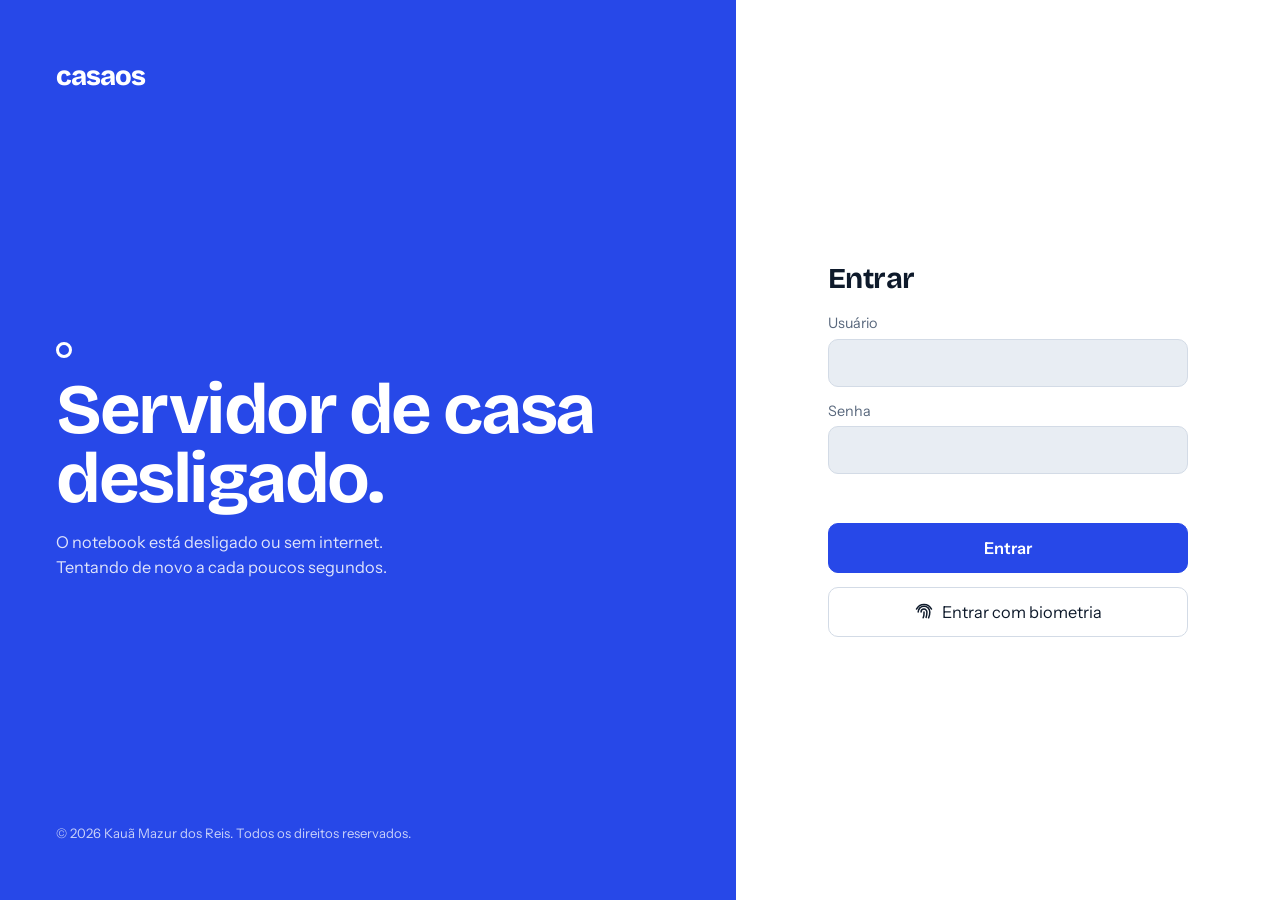
<file: index.html>
<!doctype html>
<!-- © 2026 Kauã Mazur dos Reis. Todos os direitos reservados. -->
<html lang="pt-BR">
<head>
  <meta charset="utf-8">
  <meta name="viewport" content="width=device-width, initial-scale=1, viewport-fit=cover">
  <meta http-equiv="Content-Security-Policy" content="default-src 'self'; img-src 'self' https: http://localhost:* http://127.0.0.1:* blob: data:; media-src 'self' https: http://localhost:* http://127.0.0.1:* blob:; connect-src 'self' https: http://localhost:* http://127.0.0.1:*; object-src 'none'; base-uri 'none'">
  <meta name="theme-color" content="#2748e8">
  <meta name="author" content="Kauã Mazur dos Reis">
  <meta name="copyright" content="© 2026 Kauã Mazur dos Reis. Todos os direitos reservados.">
  <meta name="mobile-web-app-capable" content="yes">
  <meta name="apple-mobile-web-app-capable" content="yes">
  <meta name="apple-mobile-web-app-title" content="CasaOS">
  <meta name="apple-mobile-web-app-status-bar-style" content="default">
  <link rel="manifest" href="manifest.webmanifest">
  <link rel="icon" type="image/png" sizes="32x32" href="icon/favicon-32.png">
  <link rel="apple-touch-icon" href="icon/apple-touch-icon.png">
  <title>CasaOS</title>
  <script src="theme-init.js"></script>
  <link rel="stylesheet" href="style.css">
</head>
<body>
  <!-- entrada -->
  <div id="login" class="login" hidden>
    <section class="hero" aria-live="polite">
      <div class="wordmark">casaos</div>
      <div class="hero-status">
        <span id="dot" class="dot" aria-hidden="true"></span>
        <h1 id="hero-title">Procurando o servidor de casa…</h1>
        <p id="hero-detail">Seus arquivos ficam no disco de casa, não no de ninguém.</p>
      </div>
      <p class="legal">© 2026 Kauã Mazur dos Reis. Todos os direitos reservados.<span id="ver"></span></p>
    </section>
    <section class="login-panel">
      <form id="login-form" class="login-form">
        <h2>Entrar</h2>
        <label>Usuário <input name="username" autocomplete="username" autocapitalize="none" autocorrect="off" required></label>
        <label>Senha <input name="password" type="password" autocomplete="current-password" required></label>
        <p id="login-error" class="error" role="alert"></p>
        <button class="primary big" type="submit">Entrar</button>
        <button class="big" type="button" id="btn-passkey" hidden><i class="ico" data-icon="finger"></i>Entrar com biometria</button>
      </form>
    </section>
  </div>

  <!-- aplicativo -->
  <div id="app" class="app" hidden>
    <header class="rail">
      <div class="wordmark">casaos</div>
      <button id="chip" class="chip" aria-label="Meu espaço e perfil"><span id="chip-text"></span></button>
      <nav class="nav" aria-label="Seções">
        <button class="nav-btn" data-view="files"><i class="ico" data-icon="folder"></i><span>Arquivos</span></button>
        <button class="nav-btn" data-view="photos"><i class="ico" data-icon="photos"></i><span>Fotos</span></button>
        <button class="nav-btn" data-view="trash"><i class="ico" data-icon="trash"></i><span>Lixeira</span></button>
        <button class="nav-btn" data-view="profile"><i class="ico" data-icon="user"></i><span>Perfil</span></button>
        <button class="nav-btn" data-view="admin" id="nav-admin" hidden><i class="ico" data-icon="shield"></i><span>Admin</span></button>
      </nav>
      <div class="meter">
        <div class="meter-bar"><span id="meter-fill"></span></div>
        <div id="meter-text" class="small muted"></div>
      </div>
      <div class="me">
        <b id="me-name"></b>
        <button id="btn-logout-rail" class="link">Sair</button>
      </div>
    </header>

    <main>
      <!-- Arquivos -->
      <section id="view-files" hidden>
        <div class="mobile-head mobile-only">
          <button id="back-btn" class="back" aria-label="Voltar" hidden><i class="ico" data-icon="back"></i></button>
          <h2 id="folder-title">Meus arquivos</h2>
        </div>
        <div class="searchbar"><i class="ico" data-icon="search"></i><input id="q" type="search" placeholder="Buscar por nome em todas as pastas…" autocomplete="off" aria-label="Buscar por nome"></div>
        <div class="toolbar">
          <nav id="crumbs" class="crumbs desktop-only" aria-label="Caminho"></nav>
          <div class="actions">
            <button id="btn-select" aria-label="Selecionar vários"><i class="ico" data-icon="check"></i><span class="lbl">Selecionar</span></button>
            <select id="sort" aria-label="Ordenar por">
              <option value="name">Nome</option><option value="date">Data</option><option value="size">Tamanho</option>
            </select>
            <div class="seg" role="group" aria-label="Modo de exibição">
              <button id="mode-list" aria-label="Lista"><i class="ico" data-icon="list"></i></button>
              <button id="mode-tiles" aria-label="Grade"><i class="ico" data-icon="grid"></i></button>
            </div>
            <button id="btn-folder" class="desktop-only"><i class="ico" data-icon="plus"></i>Nova pasta</button>
            <button id="btn-upload-folder" class="desktop-only"><i class="ico" data-icon="folder"></i>Enviar pasta</button>
            <button id="btn-upload" class="btn primary desktop-only"><i class="ico" data-icon="upload"></i>Enviar</button>
          </div>
        </div>
        <p id="search-note" class="muted note" hidden></p>
        <div id="dropzone" class="dropzone">
          <ul id="list" class="list"></ul>
          <p id="empty" class="empty" hidden>Esta pasta está vazia. Toque no + para enviar arquivos ou criar uma pasta.</p>
        </div>
      </section>

      <!-- Fotos -->
      <section id="view-photos" hidden>
        <div class="toolbar">
          <h2 class="page-title">Fotos</h2>
          <div class="actions"><button id="btn-select-photos" aria-label="Selecionar vários"><i class="ico" data-icon="check"></i><span class="lbl">Selecionar</span></button><button id="btn-photo-upload" class="btn primary desktop-only"><i class="ico" data-icon="upload"></i>Enviar fotos</button></div>
        </div>
        <div id="mosaic"></div>
        <p id="photos-empty" class="empty" hidden>Nenhuma foto ainda. Toque no + para enviar fotos e vídeos. Eles aparecem aqui, do mais novo para o mais antigo.</p>
        <div id="sentinel" class="sentinel" hidden>Carregando…</div>
      </section>

      <!-- Lixeira -->
      <section id="view-trash" hidden>
        <div class="toolbar">
          <h2 class="page-title">Lixeira</h2>
          <div class="actions"><button id="btn-empty" class="danger">Esvaziar</button></div>
        </div>
        <p id="trash-note" class="muted"></p>
        <div class="panel"><ul id="trash-list" class="list rows"></ul>
          <p id="trash-empty" class="empty" hidden>A lixeira está vazia.</p></div>
      </section>

      <!-- Perfil -->
      <section id="view-profile" hidden>
        <div class="profile-head">
          <div id="avatar" class="avatar" aria-hidden="true"></div>
          <div class="grow">
            <input id="p-name" placeholder="Nome de exibição" maxlength="40" aria-label="Nome de exibição">
            <div id="p-user" class="muted small"></div>
          </div>
        </div>

        <div class="panel pad" id="p-usage"></div>
        <div class="panel pad install" id="p-install" hidden></div>

        <h3>Aparência</h3>
        <div class="panel pad settings">
          <div class="setting wide"><span>Tema</span><div id="themes" class="theme-grid" role="group" aria-label="Tema"></div></div>
          <div class="setting" id="accent-row"><span>Cor de destaque</span>
            <div class="swatches" data-setting="accent" role="group" aria-label="Cor de destaque">
              <button class="swatch sw-cobalto" data-val="cobalto" aria-label="Cobalto"></button>
              <button class="swatch sw-mar" data-val="mar" aria-label="Verde-mar"></button>
              <button class="swatch sw-violeta" data-val="violeta" aria-label="Violeta"></button>
              <button class="swatch sw-rosa" data-val="rosa" aria-label="Rosa"></button>
              <button class="swatch sw-grafite" data-val="grafite" aria-label="Grafite"></button>
            </div></div>
        </div>

        <h3>Arquivos</h3>
        <div class="panel pad settings">
          <div class="setting"><span>Visualização padrão</span>
            <div class="seg" data-setting="files_view"><button data-val="list">Lista</button><button data-val="tiles">Grade</button></div></div>
          <div class="setting"><span>Ordenar por</span>
            <div class="seg" data-setting="files_sort"><button data-val="name">Nome</button><button data-val="date">Data</button><button data-val="size">Tamanho</button></div></div>
        </div>

        <h3>Fotos e vídeos</h3>
        <div class="panel pad settings">
          <div class="setting"><span>Tamanho das miniaturas</span>
            <div class="seg" data-setting="photo_size"><button data-val="small">Pequeno</button><button data-val="medium">Médio</button><button data-val="large">Grande</button></div></div>
          <div class="setting"><span>Pasta que recebe as fotos enviadas</span>
            <input id="p-folder" maxlength="100" aria-label="Pasta de envio das fotos"></div>
          <label class="setting"><span>Tocar vídeos ao abrir</span><input id="p-autoplay" type="checkbox" role="switch"></label>
        </div>

        <h3>Dados móveis</h3>
        <div class="panel pad settings">
          <div class="setting wide"><span>Economia de dados</span>
            <div class="seg" data-setting="data_saver"><button data-val="auto">Automática</button><button data-val="on">Sempre ligada</button><button data-val="off">Desligada</button></div>
            <p id="data-status" class="small muted mini"></p>
            <p class="small muted mini">Ligada: miniaturas e fotos mais leves (e guardadas no aparelho), vídeos na versão leve de 480p quando o PC tem o ffmpeg, nada de baixar vídeo antes de tocar e aviso antes de enviar arquivos grandes. Você ainda escolhe a qualidade de cada vídeo no botão Qualidade.</p>
          </div>
        </div>

        <h3>Links compartilhados</h3>
        <div class="panel" id="p-shares"></div>

        <h3>Entrar com biometria</h3>
        <div class="panel pad stack" id="pk-box">
          <p class="small muted mini" id="pk-note"></p>
          <div id="p-passkeys"></div>
          <button id="btn-add-passkey" class="primary"><i class="ico" data-icon="finger"></i>Adicionar biometria neste aparelho</button>
        </div>

        <h3>Notificações</h3>
        <div class="panel pad settings" id="notif">
          <p id="notif-status" class="small muted mini"></p>
          <div class="actions wrap pad-y"><button id="notif-toggle" class="primary">Ativar neste aparelho</button><button id="notif-test">Enviar um teste</button></div>
          <label class="setting"><span>Alguém abriu ou baixou um link meu</span><input id="n-links" type="checkbox" role="switch"></label>
          <label class="setting"><span>A versão leve de um vídeo ficou pronta</span><input id="n-video" type="checkbox" role="switch"></label>
          <label class="setting"><span>Acesso à minha conta por um aparelho novo</span><input id="n-login" type="checkbox" role="switch"></label>
          <label class="setting" id="n-admin-row"><span>Avisos do sistema: disco cheio, senhas erradas, migração</span><input id="n-admin" type="checkbox" role="switch"></label>
        </div>

        <h3>Segurança</h3>
        <div class="panel pad stack">
          <button id="btn-password">Trocar senha</button>
          <button id="btn-logout-others">Sair em todos os outros aparelhos</button>
          <button id="btn-logout" class="danger">Sair deste aparelho</button>
        </div>

        <h3>Sobre o CasaOS</h3>
        <div class="panel pad about">
          <b>CasaOS <span id="about-ver" class="muted"></span></b>
          <p class="small muted mini">Feito por Kauã Mazur dos Reis.<br>© 2026 Kauã Mazur dos Reis. Todos os direitos reservados.</p>
          <a class="small" href="licencas.html">Licenças e avisos de terceiros</a>
        </div>

      </section>

      <!-- Administração -->
      <section id="view-admin" hidden>
        <h2 class="page-title">Administração</h2>
        <h3>Armazenamento</h3>
        <div id="storage-card" class="panel pad"></div>

        <details id="migrate" class="panel pad migrate">
          <summary>Mudar o local de armazenamento (SSD → HD externo)</summary>
          <p class="muted small">Recurso novo, ainda sem teste com disco real. Copia tudo para outro disco, confere cada arquivo e só então troca o local. Os arquivos antigos não são apagados. Enquanto copia, ninguém consegue enviar ou apagar arquivos.</p>
          <label class="field">Pasta de destino <input id="mig-path" placeholder="Ex.: E:\NuvemPessoal" autocapitalize="none" autocorrect="off"></label>
          <label class="field">Verificação dos arquivos copiados
            <select id="mig-verify"><option value="full">Completa (mais segura)</option><option value="fast">Rápida (só o tamanho)</option></select></label>
          <div class="actions wrap">
            <button id="mig-check">Verificar destino</button>
            <button id="mig-start" class="primary" disabled>Iniciar transferência</button>
            <button id="mig-cancel" class="danger" hidden>Cancelar</button>
          </div>
          <ul id="mig-problems" class="problems"></ul>
          <div id="mig-progress" class="mig-progress" hidden>
            <div class="meter-bar"><span id="mig-fill"></span></div>
            <p id="mig-text" class="small"></p>
          </div>
        </details>

        <details id="perf" class="panel pad migrate">
          <summary>Desempenho, vídeos leves e cache</summary>
          <p id="perf-info" class="small muted"></p>
          <label class="check"><input id="perf-auto" type="checkbox" role="switch"> Preparar a versão leve (720p) de cada vídeo novo automaticamente</label>
          <p class="small muted">Gasta processador do PC e cerca de um terço do tamanho do vídeo em disco (fora da pasta dos arquivos). Sem isso, a versão leve é feita quando alguém pede, e demora alguns minutos em vídeos longos.</p>
          <div class="actions wrap"><button id="perf-reindex">Reconstruir índice</button><button id="perf-clear" class="danger">Limpar cache</button></div>
          <p id="perf-text" class="small"></p>
        </details>

        <details id="datefix" class="panel pad migrate">
          <summary>Corrigir as datas das fotos (EXIF)</summary>
          <p class="muted small">Lê a data em que cada foto foi tirada e ajusta a data do arquivo, para a galeria ficar na ordem certa (útil para fotos que vieram do WhatsApp ou foram enviadas antes desta versão). Não altera as fotos, só a data do arquivo.</p>
          <div class="actions"><button id="df-start">Ler as datas das fotos</button></div>
          <p id="df-text" class="small"></p>
        </details>

        <h3>Usuários</h3>
        <form id="user-form" class="panel pad user-form">
          <input name="username" placeholder="Nome de usuário" autocapitalize="none" autocorrect="off" required>
          <input name="password" type="password" placeholder="Senha (mínimo 8)" minlength="8" required>
          <input name="quota" type="number" min="0" step="0.5" inputmode="decimal" placeholder="Espaço em GB (opcional)">
          <input name="maxfile" type="number" min="0" step="0.5" inputmode="decimal" placeholder="Máx. por arquivo, GB (opcional)">
          <label class="check"><input name="is_admin" type="checkbox"> Administrador</label>
          <button class="primary" type="submit">Criar usuário</button>
        </form>
        <p id="user-error" class="error" role="alert"></p>
        <div id="users" class="ugrid"></div>

        <h3>Atividade recente</h3>
        <div id="logs" class="panel logs"></div>
      </section>
    </main>

    <div id="selbar" class="selbar" hidden>
      <button id="sel-close" aria-label="Cancelar seleção"><i class="ico" data-icon="close"></i></button>
      <span id="sel-count" class="count"></span>
      <button id="sel-all" aria-label="Selecionar tudo"><span>Todos</span></button>
      <button id="sel-move" aria-label="Mover"><i class="ico" data-icon="move"></i><span class="lbl">Mover</span></button>
      <button id="sel-download" aria-label="Baixar"><i class="ico" data-icon="download"></i><span class="lbl">Baixar</span></button>
      <button id="sel-share" aria-label="Compartilhar"><i class="ico" data-icon="share"></i><span class="lbl">Compartilhar</span></button>
      <button id="sel-trash" class="danger" aria-label="Mover para a lixeira"><i class="ico" data-icon="trash"></i><span class="lbl">Excluir</span></button>
    </div>

    <button id="fab" class="fab" aria-label="Adicionar" hidden><i class="ico" data-icon="plus"></i></button>

    <div id="upbar" class="upbar" hidden>
      <div class="up-row"><span id="up-text" class="small"></span><button id="up-cancel" class="link">Cancelar</button></div>
      <div class="meter-bar"><span id="up-fill"></span></div>
    </div>
  </div>

  <div hidden>
    <input id="file-input" type="file" multiple>
    <input id="photo-input" type="file" accept="image/*,video/*,.heic,.heif" multiple>
    <input id="camera-input" type="file" accept="image/*" capture="environment">
    <input id="folder-input" type="file" webkitdirectory multiple>
  </div>

  <div id="toast" class="toast" role="status" hidden><span id="toast-msg"></span><button id="toast-act" hidden></button></div>

  <dialog id="ask">
    <form method="dialog" id="ask-form">
      <h3 id="ask-title"></h3>
      <input id="ask-input" required>
      <menu>
        <button type="button" id="ask-cancel">Cancelar</button>
        <button class="primary" id="ask-ok">Confirmar</button>
      </menu>
    </form>
  </dialog>

  <dialog id="sheet" class="sheet">
    <div class="sheet-handle" aria-hidden="true"></div>
    <div id="sheet-title" class="sheet-title"></div>
    <div id="sheet-body" class="sheet-body"></div>
  </dialog>

  <dialog id="picker" class="picker">
    <div class="pk-head">
      <button id="pk-back" aria-label="Voltar"><i class="ico" data-icon="back"></i></button>
      <b id="pk-title">Meus arquivos</b>
      <button id="pk-new"><i class="ico" data-icon="plus"></i>Nova pasta</button>
    </div>
    <ul id="pk-list" class="list rows"></ul>
    <menu><button id="pk-cancel">Cancelar</button><button id="pk-ok" class="primary">Mover para cá</button></menu>
  </dialog>

  <dialog id="preview" class="preview">
    <div class="pv-bar">
      <span id="pv-name" class="pv-name"></span>
      <span id="pv-count" class="pv-count"></span>
      <button id="pv-quality" aria-label="Qualidade do vídeo" hidden><i class="ico" data-icon="signal"></i><span class="lbl" id="pv-q-label">Qualidade</span></button>
      <button id="pv-share" aria-label="Compartilhar"><i class="ico" data-icon="share"></i><span class="lbl">Compartilhar</span></button>
      <button id="pv-zoom-out" aria-label="Diminuir" hidden><i class="ico" data-icon="minus"></i></button>
      <button id="pv-zoom-in" aria-label="Aumentar" hidden><i class="ico" data-icon="plus"></i></button>
      <a id="pv-download" class="btn" href="#"><i class="ico" data-icon="download"></i><span class="lbl">Baixar</span></a>
      <button id="pv-close" aria-label="Fechar"><i class="ico" data-icon="close"></i><span class="lbl">Fechar</span></button>
    </div>
    <button id="pv-prev" class="pv-nav pv-prev" aria-label="Anterior">‹</button>
    <div id="pv-body" class="pv-body"></div>
    <div id="pv-prep" class="pv-prep" hidden></div>
    <button id="pv-next" class="pv-nav pv-next" aria-label="Próximo">›</button>
  </dialog>

  <script src="config.js"></script>
  <script src="app.js"></script>
</body>
</html>
</file>
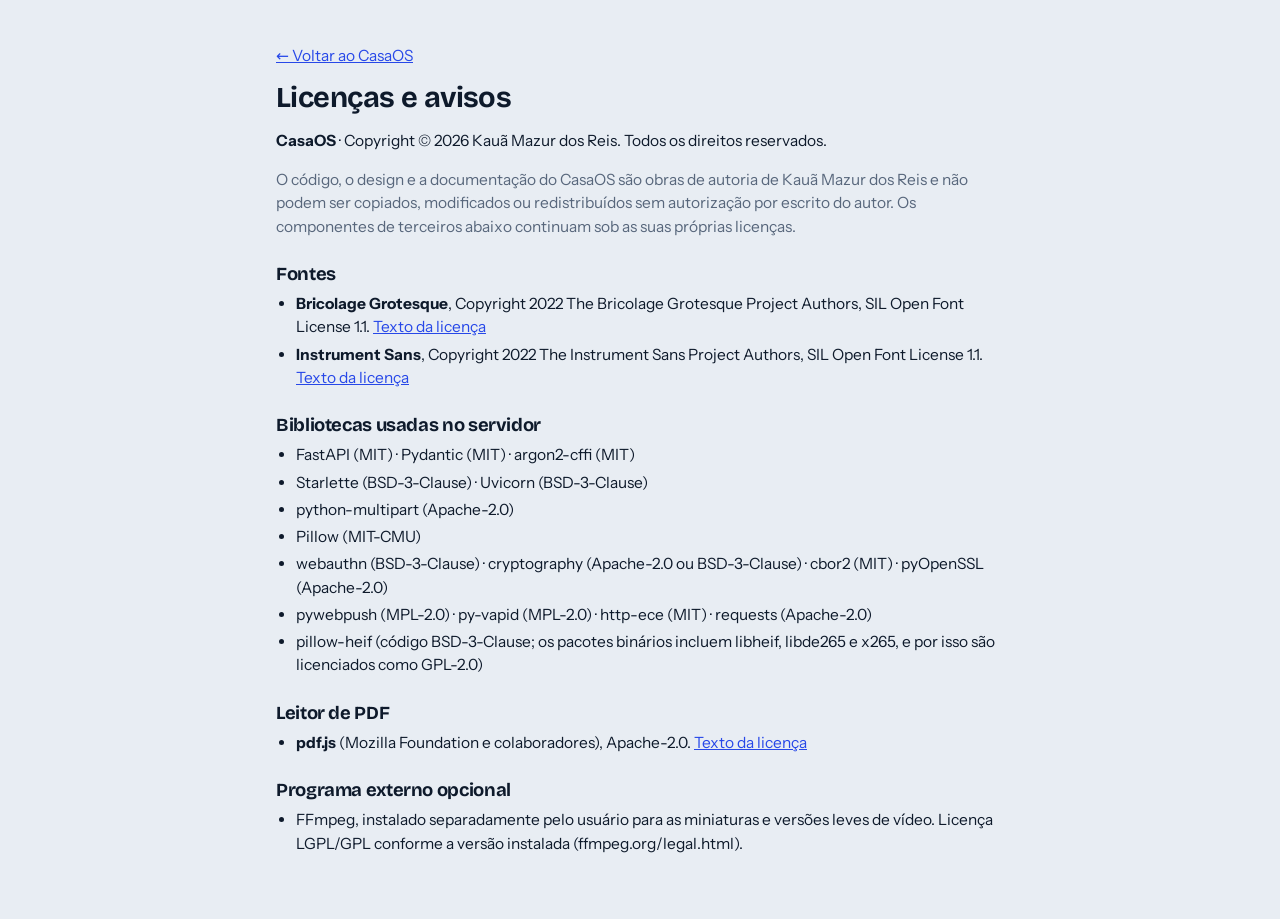
<file: licencas.html>
<!doctype html>
<!-- © 2026 Kauã Mazur dos Reis. Todos os direitos reservados. -->
<html lang="pt-BR">
<head>
  <meta charset="utf-8">
  <meta name="viewport" content="width=device-width, initial-scale=1">
  <meta http-equiv="Content-Security-Policy" content="default-src 'self'; img-src 'self' data:; object-src 'none'; base-uri 'none'">
  <meta name="robots" content="noindex">
  <meta name="author" content="Kauã Mazur dos Reis">
  <script src="theme-init.js"></script>
  <link rel="stylesheet" href="style.css">
  <title>Licenças · CasaOS</title>
</head>
<body>
  <main class="legal-page">
    <p><a href="./">← Voltar ao CasaOS</a></p>
    <h1>Licenças e avisos</h1>
    <p><b>CasaOS</b> · Copyright © 2026 Kauã Mazur dos Reis. Todos os direitos reservados.</p>
    <p class="muted">O código, o design e a documentação do CasaOS são obras de autoria de Kauã Mazur dos Reis e não podem ser copiados, modificados ou redistribuídos sem autorização por escrito do autor. Os componentes de terceiros abaixo continuam sob as suas próprias licenças.</p>

    <h2>Fontes</h2>
    <ul>
      <li><b>Bricolage Grotesque</b>, Copyright 2022 The Bricolage Grotesque Project Authors, SIL Open Font License 1.1. <a href="fonts/OFL-Bricolage-Grotesque.txt">Texto da licença</a></li>
      <li><b>Instrument Sans</b>, Copyright 2022 The Instrument Sans Project Authors, SIL Open Font License 1.1. <a href="fonts/OFL-Instrument-Sans.txt">Texto da licença</a></li>
    </ul>

    <h2>Bibliotecas usadas no servidor</h2>
    <ul>
      <li>FastAPI (MIT) · Pydantic (MIT) · argon2-cffi (MIT)</li>
      <li>Starlette (BSD-3-Clause) · Uvicorn (BSD-3-Clause)</li>
      <li>python-multipart (Apache-2.0)</li>
      <li>Pillow (MIT-CMU)</li>
      <li>webauthn (BSD-3-Clause) · cryptography (Apache-2.0 ou BSD-3-Clause) · cbor2 (MIT) · pyOpenSSL (Apache-2.0)</li>
      <li>pywebpush (MPL-2.0) · py-vapid (MPL-2.0) · http-ece (MIT) · requests (Apache-2.0)</li>
      <li>pillow-heif (código BSD-3-Clause; os pacotes binários incluem libheif, libde265 e x265, e por isso são licenciados como GPL-2.0)</li>
    </ul>

    <h2>Leitor de PDF</h2>
    <ul><li><b>pdf.js</b> (Mozilla Foundation e colaboradores), Apache-2.0. <a href="vendor/pdfjs/LICENSE-pdfjs.txt">Texto da licença</a></li></ul>

    <h2>Programa externo opcional</h2>
    <ul><li>FFmpeg, instalado separadamente pelo usuário para as miniaturas e versões leves de vídeo. Licença LGPL/GPL conforme a versão instalada (ffmpeg.org/legal.html).</li></ul>
  </main>
</body>
</html>
</file>
<file: style.css>
/* © 2026 Kauã Mazur dos Reis. Todos os direitos reservados. */
@font-face { font-family: "Bricolage"; src: url(fonts/bricolage.woff2) format("woff2"); font-weight: 200 800; font-display: swap; }
@font-face { font-family: "Instrument"; src: url(fonts/instrument.woff2) format("woff2"); font-weight: 400 700; font-display: swap; }

/* ---------- temas ----------
   Cada tema troca TODAS as cores (fundo, cartões, texto, bordas, destaque e brilho).
   claro e escuro ainda aceitam uma cor de destaque (data-accent), que também tinge o fundo. */
:root {
  --bg: #e8edf3; --surface: #ffffff; --ink: #0e1a2b; --muted: #58677c; --line: #d3dbe6;
  --accent: #2748e8; --accent-soft: #e0e6fd; --accent-ink: #ffffff; --hero: #2748e8;
  --grad: var(--accent); --hero-bg: var(--hero); --glow: transparent; --glow-r: 0px;
  --sun: #ffc83d; --danger: #c93428; --warn-bg: #fbe9c3; --warn-ink: #7a5410;
  --display: "Bricolage", "Segoe UI Variable Display", "Segoe UI", system-ui, sans-serif;
  --body: "Instrument", "Segoe UI Variable Text", "Segoe UI", system-ui, sans-serif;
  --r: 12px; --shot: 150px; --topbar-h: 56px; --tabbar-h: 64px;
  color-scheme: light;
}
:root[data-theme=claro][data-accent=mar] { --accent: #0b7a6e; --accent-soft: #d3eee9; --hero: #0b7a6e; --bg: #e1efec; --line: #cbded9; }
:root[data-theme=claro][data-accent=violeta] { --accent: #6b3fd4; --accent-soft: #e6dcfa; --hero: #6b3fd4; --bg: #eae5f6; --line: #d8d0ec; }
:root[data-theme=claro][data-accent=rosa] { --accent: #d02b78; --accent-soft: #fadcea; --hero: #d02b78; --bg: #f6e5ee; --line: #e8d1dc; }
:root[data-theme=claro][data-accent=grafite] { --accent: #2b3645; --accent-soft: #dde2e9; --hero: #2b3645; --bg: #e8eaed; --line: #d4d8dd; }

:root[data-theme=escuro] { --bg: #0b1220; --surface: #131c2e; --ink: #e9eef8; --muted: #9aa9c0; --line: #24324c; --accent: #8ea2ff; --accent-soft: #1b2a55; --accent-ink: #0b1220; --hero: #1d2f8f; --danger: #ff8a7d; --warn-bg: #3a2f14; --warn-ink: #f0cf85; color-scheme: dark; }
:root[data-theme=escuro][data-accent=mar] { --bg: #08140f; --surface: #0f1f19; --line: #1f3a30; --accent: #4cc2b0; --accent-soft: #123a35; --hero: #0a4a43; }
:root[data-theme=escuro][data-accent=violeta] { --bg: #0d0a1a; --surface: #17122b; --line: #2e2552; --accent: #b69cff; --accent-soft: #2c2057; --hero: #3e2790; }
:root[data-theme=escuro][data-accent=rosa] { --bg: #14080e; --surface: #20101a; --line: #44202f; --accent: #ff7fb4; --accent-soft: #4a1830; --hero: #7d1a48; }
:root[data-theme=escuro][data-accent=grafite] { --bg: #0e1012; --surface: #171a1d; --line: #2a2f35; --accent: #c4cfdd; --accent-soft: #263142; --hero: #1c2430; }

:root[data-theme=preto-neon] { --bg: #040405; --surface: #0c0d0f; --ink: #e9fff2; --muted: #7ea08a; --line: #17261c; --accent: #39ff88; --accent-soft: #0d2a1a; --accent-ink: #021208; --hero: #052b15; --hero-bg: radial-gradient(120% 90% at 20% 10%, #0a5a2c 0%, #02130a 55%, #000 100%); --grad: linear-gradient(135deg, #39ff88, #1fe0c0); --glow: rgba(57, 255, 136, .5); --glow-r: 16px; --sun: #39ff88; --danger: #ff5470; --warn-bg: #2a2410; --warn-ink: #f4de8a; color-scheme: dark; }
:root[data-theme=azul-neon] { --bg: #030818; --surface: #081231; --ink: #e5f0ff; --muted: #7f9bd0; --line: #12255c; --accent: #2ec4ff; --accent-soft: #0b2a63; --accent-ink: #00101f; --hero: #0a2a8f; --hero-bg: linear-gradient(140deg, #0a1f7a 0%, #0b5bff 55%, #2ec4ff 100%); --grad: linear-gradient(135deg, #2ec4ff, #4d7cff); --glow: rgba(46, 196, 255, .5); --glow-r: 16px; --sun: #7df0ff; --danger: #ff6b86; --warn-bg: #2a2410; --warn-ink: #f4de8a; color-scheme: dark; }
:root[data-theme=preto-ouro] { --bg: #080706; --surface: #12100b; --ink: #f7edd2; --muted: #a89a78; --line: #2d2616; --accent: #e9b949; --accent-soft: #2b2210; --accent-ink: #1a1203; --hero: #1a1408; --hero-bg: radial-gradient(120% 100% at 80% 0%, #6b4f12 0%, #1a1305 50%, #080706 100%); --grad: linear-gradient(135deg, #f8e08f, #d9a21f 55%, #b8821a); --glow: rgba(233, 185, 73, .38); --glow-r: 14px; --sun: #f8e08f; --danger: #ff7a66; --warn-bg: #2f2410; --warn-ink: #f4d98a; color-scheme: dark; }
:root[data-theme=roxo-neon] { --bg: #07040f; --surface: #110a22; --ink: #f1e8ff; --muted: #a28cc8; --line: #2a1a52; --accent: #c35bff; --accent-soft: #2a1250; --accent-ink: #12041f; --hero: #3a0f7a; --hero-bg: linear-gradient(140deg, #14043a, #6a14d8 60%, #d24bff); --grad: linear-gradient(135deg, #c35bff, #ff5be1); --glow: rgba(195, 91, 255, .5); --glow-r: 16px; --sun: #f0a6ff; --danger: #ff6b86; --warn-bg: #2a2410; --warn-ink: #f4de8a; color-scheme: dark; }
:root[data-theme=rosa-neon] { --bg: #0b0407; --surface: #170810; --ink: #ffe9f3; --muted: #c28aa5; --line: #3a1226; --accent: #ff3d9a; --accent-soft: #3d0f26; --accent-ink: #20020f; --hero: #6b0f3d; --hero-bg: linear-gradient(140deg, #2a0618, #c4126b 60%, #ff5cb0); --grad: linear-gradient(135deg, #ff3d9a, #ff7a59); --glow: rgba(255, 61, 154, .5); --glow-r: 16px; --sun: #ffb3d6; --danger: #ff8a6b; --warn-bg: #2a2410; --warn-ink: #f4de8a; color-scheme: dark; }
:root[data-theme=floresta] { --bg: #060f0a; --surface: #0d1a12; --ink: #e8f6ea; --muted: #8db395; --line: #1b3524; --accent: #8be04e; --accent-soft: #15301c; --accent-ink: #07140a; --hero: #0f3a1c; --hero-bg: linear-gradient(140deg, #062312, #14702f 60%, #8be04e); --grad: linear-gradient(135deg, #8be04e, #3ccf7a); --glow: rgba(139, 224, 78, .38); --glow-r: 12px; --sun: #d6ff9a; --danger: #ff8a7d; --warn-bg: #2a2410; --warn-ink: #f4de8a; color-scheme: dark; }

:root[data-photo=small] { --shot: 104px; }
:root[data-photo=large] { --shot: 230px; }

* { box-sizing: border-box; -webkit-tap-highlight-color: transparent; }
[hidden] { display: none !important; }
html, body { height: 100%; }
body { margin: 0; background: var(--bg); color: var(--ink); font: 15.5px/1.5 var(--body); -webkit-text-size-adjust: 100%; overscroll-behavior-y: none; }
h1, h2, h3 { margin: 0; font-family: var(--display); line-height: 1.1; letter-spacing: -.02em; }
h3 { font-size: 1.15rem; margin: 30px 0 10px; }
.muted { color: var(--muted); }
.small { font-size: .85rem; }
.grow { flex: 1; min-width: 0; }
.error { color: var(--danger); min-height: 1.4em; margin: 0; font-size: .92rem; }
code { font-family: ui-monospace, "Cascadia Mono", Consolas, monospace; font-size: .9em; word-break: break-all; }
.mobile-only { display: none; }

/* controles */
button, .btn, input:not([type=checkbox]), select {
  font: inherit; color: inherit; border: 1px solid var(--line); border-radius: 10px;
  background: var(--surface); padding: 8px 14px; min-height: 40px;
}
button, .btn { cursor: pointer; display: inline-flex; align-items: center; gap: 8px; white-space: nowrap; touch-action: manipulation; }
button:hover, .btn:hover { border-color: var(--accent); }
button:disabled { opacity: .5; cursor: not-allowed; }
.primary { background: var(--grad); color: var(--accent-ink); border-color: var(--accent); font-weight: 600; box-shadow: 0 0 var(--glow-r) var(--glow); }
.primary:hover { filter: brightness(1.1); box-shadow: 0 0 calc(var(--glow-r) * 1.6) var(--glow); }
.danger { color: var(--danger); }
.big { min-height: 50px; justify-content: center; font-size: 1.02rem; }
.link { border: 0; background: none; padding: 2px 0; min-height: 0; color: var(--muted); text-decoration: underline; text-underline-offset: 3px; }
:focus-visible { outline: 3px solid var(--accent); outline-offset: 2px; }
.ico { display: inline-grid; width: 20px; height: 20px; flex: none; }
.ico svg { width: 100%; height: 100%; fill: none; stroke: currentColor; stroke-width: 1.8; stroke-linecap: round; stroke-linejoin: round; }
.ico svg .fill { fill: currentColor; stroke: none; }
input[type=checkbox][role=switch] { appearance: none; width: 46px; height: 28px; border-radius: 99px; background: var(--line); position: relative; cursor: pointer; border: 0; flex: none; transition: background .15s; }
input[type=checkbox][role=switch]::after { content: ""; position: absolute; top: 3px; left: 3px; width: 22px; height: 22px; border-radius: 50%; background: #fff; transition: transform .15s; }
input[type=checkbox][role=switch]:checked { background: var(--accent); }
input[type=checkbox][role=switch]:checked::after { transform: translateX(18px); }

/* ---------- entrada ---------- */
.login { min-height: 100%; display: grid; grid-template-columns: 1.15fr .85fr; }
.hero { background: var(--hero-bg); color: #fff; padding: clamp(24px, 5vw, 56px); display: flex; flex-direction: column; justify-content: space-between; gap: 48px; }
.wordmark { font-family: var(--display); font-weight: 800; font-size: 1.7rem; letter-spacing: -.04em; }
.hero-status { max-width: 36rem; }
.hero-status h1 { font-size: clamp(2.3rem, 5.6vw, 4.4rem); font-weight: 700; letter-spacing: -.035em; line-height: .98; margin-top: 18px; }
.hero-status p { margin: 16px 0 0; max-width: 34ch; opacity: .85; font-size: 1.02rem; }
.dot { display: block; width: 16px; height: 16px; border-radius: 50%; border: 3px solid #fff; background: transparent; }
.dot.on { background: var(--sun); border-color: var(--sun); animation: pulse 2.4s ease-out infinite; }
.dot.disk { background: var(--sun); border-color: #fff; }
@keyframes pulse { 0% { box-shadow: 0 0 0 0 rgba(255, 200, 61, .6); } 70%, 100% { box-shadow: 0 0 0 14px rgba(255, 200, 61, 0); } }
.login-panel { display: grid; place-items: center; padding: 28px; background: var(--surface); }
.login-form { width: min(360px, 100%); display: grid; gap: 14px; }
.login-form h2 { font-size: 1.8rem; margin-bottom: 4px; }
.login-form label { display: grid; gap: 4px; font-size: .9rem; color: var(--muted); }
.login-form input { color: var(--ink); min-height: 48px; background: var(--bg); }

/* ---------- aplicativo (computador) ---------- */
.app { display: grid; grid-template-columns: 240px 1fr; min-height: 100%; }
.rail { background: var(--surface); border-right: 1px solid var(--line); padding: 22px 14px; display: flex; flex-direction: column; gap: 26px; position: sticky; top: 0; height: 100vh; }
.rail .wordmark { padding: 0 10px; color: var(--accent); text-shadow: 0 0 var(--glow-r) var(--glow); }
.chip { display: none; }
.nav { display: grid; gap: 2px; }
.nav-btn { border-color: transparent; background: none; width: 100%; padding: 10px; font-weight: 500; }
.nav-btn:hover { background: var(--bg); border-color: transparent; }
.nav-btn.active { background: var(--accent-soft); color: var(--accent); font-weight: 650; box-shadow: 0 0 var(--glow-r) var(--glow); }
.meter { margin-top: auto; padding: 0 10px; display: grid; gap: 6px; }
.meter-bar { height: 6px; background: var(--accent-soft); border-radius: 99px; overflow: hidden; }
.meter-bar span { display: block; height: 100%; width: 0; background: var(--grad); border-radius: 99px; transition: width .3s; box-shadow: 0 0 var(--glow-r) var(--glow); }
.meter-bar span.full { background: var(--danger); }
.me { display: grid; gap: 4px; justify-items: start; padding: 0 10px; }
main { padding: 26px clamp(14px, 3vw, 44px) 80px; min-width: 0; }

.toolbar { display: flex; gap: 12px 16px; align-items: center; justify-content: space-between; flex-wrap: wrap; margin-bottom: 16px; }
.actions { display: flex; gap: 8px; flex-wrap: wrap; align-items: center; }
.page-title { font-size: clamp(1.5rem, 2.6vw, 2rem); font-weight: 700; }
.crumbs { display: flex; flex-wrap: wrap; align-items: center; font-family: var(--display); font-size: clamp(1.4rem, 2.6vw, 2rem); font-weight: 700; letter-spacing: -.02em; min-width: 0; }
.crumbs button { border: 0; background: none; padding: 2px 6px; min-height: 0; font: inherit; color: var(--muted); border-radius: 8px; }
.crumbs button:hover { color: var(--accent); }
.crumbs button[aria-current] { color: var(--ink); cursor: default; }
.crumbs .sep { color: var(--line); padding: 0 2px; }
.seg { display: inline-flex; border: 1px solid var(--line); border-radius: 10px; overflow: hidden; background: var(--surface); }
.seg button { border: 0; border-radius: 0; min-height: 38px; padding: 6px 12px; }
.seg button[aria-pressed=true] { background: var(--accent-soft); color: var(--accent); font-weight: 600; }
select { padding-right: 8px; }

.dropzone { min-height: 240px; border-radius: var(--r); }
.dropzone.over { outline: 3px dashed var(--accent); outline-offset: 4px; }
.panel { background: var(--surface); border: 1px solid var(--line); border-radius: var(--r); overflow: hidden; }
.pad { padding: 16px; }
.stack { display: grid; gap: 10px; }
.stack button { justify-content: center; min-height: 48px; }
.empty { padding: 56px 20px; text-align: center; color: var(--muted); margin: 0 auto; max-width: 46ch; }

/* lista e grade */
.list { list-style: none; margin: 0; padding: 0; }
.list.rows { background: var(--surface); border: 1px solid var(--line); border-radius: var(--r); overflow: hidden; }
.row { display: grid; grid-template-columns: 1fr auto; gap: 8px; align-items: center; padding: 6px 6px 6px 12px; min-height: 64px; border-bottom: 1px solid var(--line); }
.row:last-child { border-bottom: 0; }
.open { display: flex; align-items: center; gap: 12px; min-width: 0; border: 0; background: none; padding: 4px 0; text-align: left; min-height: 0; }
.txt { min-width: 0; display: grid; }
.open b { overflow: hidden; text-overflow: ellipsis; white-space: nowrap; font-weight: 550; }
.open:hover b { color: var(--accent); }
.sub { font-size: .82rem; color: var(--muted); overflow: hidden; text-overflow: ellipsis; white-space: nowrap; }
.thumb { width: 48px; height: 48px; border-radius: 10px; background: var(--accent-soft); color: var(--accent); display: grid; place-items: center; font-size: .7rem; font-weight: 700; flex: none; overflow: hidden; position: relative; }
.thumb img { width: 100%; height: 100%; object-fit: cover; display: block; }
.thumb .ico { width: 24px; height: 24px; }
.more { border-color: transparent; background: none; padding: 6px; min-height: 44px; min-width: 44px; justify-content: center; }
.more:hover { background: var(--bg); border-color: transparent; }
.list.tiles { display: grid; grid-template-columns: repeat(auto-fill, minmax(160px, 1fr)); gap: 14px; }
.tile { position: relative; display: grid; }
.tile .open { flex-direction: column; align-items: stretch; gap: 8px; }
.tile .thumb { width: 100%; height: auto; aspect-ratio: 1; border-radius: var(--r); }
.tile .thumb .ico { width: 44px; height: 44px; }
.tile .more { position: absolute; top: 6px; right: 6px; background: color-mix(in srgb, var(--surface) 88%, transparent); border-radius: 10px; }
.tile .open b { font-size: .92rem; }

/* menu (computador) e folha (celular) */
.menu { position: fixed; z-index: 70; background: var(--surface); border: 1px solid var(--line); border-radius: 12px; padding: 4px; min-width: 190px; box-shadow: 0 10px 30px rgba(14, 26, 43, .25); display: grid; }
.menu button { border: 0; background: none; justify-content: flex-start; border-radius: 8px; min-height: 40px; }
.menu button:hover, .menu button:focus-visible { background: var(--bg); }
dialog { border: 1px solid var(--line); border-radius: 16px; background: var(--surface); color: var(--ink); padding: 22px; width: min(400px, calc(100% - 32px)); }
dialog::backdrop { background: rgba(8, 14, 26, .6); }
dialog form { display: grid; gap: 14px; }
dialog input { width: 100%; }
menu { display: flex; gap: 8px; justify-content: flex-end; margin: 0; padding: 0; }
dialog.sheet { width: min(460px, 100%); margin: auto auto 0; border-radius: 22px 22px 0 0; border: 0; padding: 8px 12px calc(14px + env(safe-area-inset-bottom)); max-height: 82dvh; overflow: auto; }
.sheet-handle { width: 40px; height: 5px; border-radius: 99px; background: var(--line); margin: 4px auto 10px; }
.sheet-title { font: 700 1.05rem var(--display); padding: 2px 10px 8px; overflow: hidden; text-overflow: ellipsis; white-space: nowrap; }
.sheet-body { display: grid; gap: 2px; }
.sheet-btn { width: 100%; min-height: 56px; justify-content: flex-start; font-size: 1.02rem; border: 0; background: none; border-radius: 14px; gap: 16px; padding: 8px 12px; }
.sheet-btn:active, .sheet-btn:hover { background: var(--bg); }
.sheet-btn .ico { width: 24px; height: 24px; }

/* envio */
.fab { display: none; }
.upbar { position: fixed; z-index: 60; right: 16px; bottom: 16px; width: min(380px, calc(100% - 32px)); background: var(--surface); border: 1px solid var(--line); border-radius: 14px; padding: 12px 14px; box-shadow: 0 10px 30px rgba(14, 26, 43, .22); display: grid; gap: 8px; }
.up-row { display: flex; justify-content: space-between; gap: 12px; align-items: baseline; }
.toast { position: fixed; z-index: 90; left: 50%; bottom: calc(24px + env(safe-area-inset-bottom)); transform: translateX(-50%); max-width: min(92vw, 520px); background: var(--ink); color: var(--bg); padding: 12px 18px; border-radius: 12px; font-weight: 500; }
.toast.bad { background: var(--danger); color: #fff; }
.toast { display: flex; align-items: center; gap: 14px; }
.toast button { background: transparent; border: 0; color: inherit; font-weight: 700; text-decoration: underline; min-height: 0; padding: 4px 6px; }

/* fotos */
.month { position: sticky; top: 0; z-index: 2; background: var(--bg); font: 700 1.2rem var(--display); letter-spacing: -.01em; padding: 16px 0 8px; }
.mosaic-grid { display: grid; grid-template-columns: repeat(auto-fill, minmax(var(--shot), 1fr)); gap: 3px; }
.shot { position: relative; aspect-ratio: 1; padding: 0; border: 0; border-radius: 0; background: var(--accent-soft); overflow: hidden; min-height: 0; display: block; }
.shot img, .shot video { width: 100%; height: 100%; object-fit: cover; display: block; }
.shot:hover img, .shot:hover video { filter: brightness(1.08); }
.shot .badge { position: absolute; left: 6px; bottom: 6px; width: 26px; height: 26px; border-radius: 50%; background: rgba(0, 0, 0, .55); color: #fff; display: grid; place-items: center; }
.shot .badge .ico { width: 14px; height: 14px; }
.sentinel { text-align: center; color: var(--muted); padding: 24px; }

/* perfil */
.profile-head { display: flex; gap: 16px; align-items: center; margin-bottom: 16px; }
.avatar { width: 64px; height: 64px; border-radius: 50%; background: var(--grad); box-shadow: 0 0 var(--glow-r) var(--glow); color: var(--accent-ink); display: grid; place-items: center; font: 700 1.7rem var(--display); flex: none; }
.profile-head input { width: 100%; font: 700 1.3rem var(--display); background: none; border-color: transparent; padding: 4px 8px; margin-left: -8px; }
.profile-head input:hover, .profile-head input:focus { border-color: var(--line); background: var(--surface); }
.settings { padding-top: 4px; padding-bottom: 4px; }
.setting { display: flex; justify-content: space-between; align-items: center; gap: 14px; padding: 12px 0; border-bottom: 1px solid var(--line); flex-wrap: wrap; }
.setting:last-child { border-bottom: 0; }
.setting > input:not([type=checkbox]) { width: min(220px, 100%); }
.swatches { display: flex; gap: 10px; }
.swatch { width: 36px; height: 36px; min-height: 0; padding: 0; border-radius: 50%; border: 3px solid transparent; box-shadow: inset 0 0 0 2px var(--surface); }
.swatch[aria-pressed=true] { border-color: var(--ink); }
.sw-cobalto { background: #2748e8; } .sw-mar { background: #0b7a6e; } .sw-violeta { background: #6b3fd4; } .sw-rosa { background: #d02b78; } .sw-grafite { background: #2b3645; }
.use-line { display: flex; justify-content: space-between; gap: 12px; flex-wrap: wrap; }
.use-line b { font: 700 1.4rem var(--display); letter-spacing: -.02em; }

.install { display: grid; gap: 8px; margin-top: 12px; }
.install p { margin: 0; }
.install button { justify-self: start; }

/* seleção múltipla */
.selbar { position: fixed; z-index: 55; top: 0; left: 240px; right: 0; display: flex; align-items: center; gap: 6px; padding: 10px 16px; background: var(--surface); border-bottom: 1px solid var(--line); box-shadow: 0 6px 20px rgba(14, 26, 43, .15), 0 0 var(--glow-r) var(--glow); }
.selbar .count { flex: 1; font: 700 1.05rem var(--display); }
.selbar button { min-height: 44px; min-width: 44px; justify-content: center; padding: 6px 12px; }
.selbar .ico { width: 22px; height: 22px; }
.selbar .lbl { font-size: .9rem; }
.tick { position: absolute; top: 4px; left: 4px; width: 22px; height: 22px; border-radius: 50%; background: var(--accent); color: var(--accent-ink); display: none; place-items: center; z-index: 2; }
.tick .ico { width: 14px; height: 14px; }
.selecting .tick { display: grid; background: rgba(0, 0, 0, .35); outline: 2px solid #fff; }
.selected .tick { background: var(--accent); }
.selected { outline: 3px solid var(--accent); outline-offset: -3px; background: var(--accent-soft); }
.shot.selected { outline-offset: -3px; }
.row, .tile, .shot, .thumb { -webkit-user-select: none; user-select: none; -webkit-touch-callout: none; }
.row .thumb, .tile .thumb { position: relative; }
.thumb .badge { position: absolute; left: 3px; bottom: 3px; width: 20px; height: 20px; border-radius: 50%; background: rgba(0, 0, 0, .55); color: #fff; display: grid; place-items: center; }
.thumb .badge .ico { width: 11px; height: 11px; }

/* busca */
.searchbar { position: relative; margin-bottom: 12px; }
.searchbar .ico { position: absolute; left: 12px; top: 50%; transform: translateY(-50%); color: var(--muted); pointer-events: none; }
.searchbar input { width: 100%; padding-left: 40px; min-height: 46px; }
.note { margin: 0 0 10px; }

/* seletor de pasta (mover) */
dialog.picker { width: min(460px, calc(100% - 24px)); max-height: min(80dvh, 640px); padding: 0; overflow: hidden; }
dialog.picker[open] { display: flex; flex-direction: column; }
.pk-head { display: flex; align-items: center; gap: 8px; padding: 12px 14px; border-bottom: 1px solid var(--line); }
.pk-head b { flex: 1; min-width: 0; overflow: hidden; text-overflow: ellipsis; white-space: nowrap; font: 700 1.05rem var(--display); }
.pk-head button { min-height: 40px; }
#pk-list { flex: 1; overflow: auto; border: 0; border-radius: 0; }
#pk-list .row { grid-template-columns: 1fr; min-height: 56px; }
.pk-empty { padding: 28px 16px; text-align: center; color: var(--muted); margin: 0; }
dialog.picker menu { padding: 12px 14px calc(12px + env(safe-area-inset-bottom)); border-top: 1px solid var(--line); }

/* galeria de temas */
.theme-grid { display: grid; grid-template-columns: repeat(auto-fill, minmax(104px, 1fr)); gap: 10px; padding: 8px 0; width: 100%; }
.theme-card { flex-direction: column; align-items: stretch; gap: 6px; padding: 6px; min-height: 0; border-radius: 14px; border: 2px solid var(--line); background: var(--surface); text-align: center; }
.theme-card[aria-pressed=true] { border-color: var(--accent); box-shadow: 0 0 var(--glow-r) var(--glow); }
.theme-card .tc { height: 58px; border-radius: 9px; position: relative; overflow: hidden; border: 1px solid rgba(128, 128, 128, .25); }
.theme-card .tc i { position: absolute; display: block; }
.theme-card .tc .bar { left: 8px; right: 8px; top: 9px; height: 14px; border-radius: 5px; }
.theme-card .tc .dot { left: 8px; bottom: 8px; width: 20px; height: 20px; border-radius: 50%; }
.theme-card .tc .line { left: 36px; right: 8px; bottom: 14px; height: 8px; border-radius: 4px; }
.theme-card span.n { font-size: .8rem; font-weight: 600; }
.setting.wide { flex-direction: column; align-items: stretch; }
.setting.wide > span { padding-bottom: 2px; }

/* links compartilhados */
.share-row { display: grid; gap: 4px; padding: 12px 14px; border-bottom: 1px solid var(--line); }
.share-row:last-child { border-bottom: 0; }
.share-row .actions button { min-height: 38px; padding: 4px 12px; font-size: .9rem; }
.linkbox { width: 100%; font: .9rem ui-monospace, Consolas, monospace; }
.sheet-note { padding: 4px 12px 10px; color: var(--muted); font-size: .9rem; }

.mini { margin: 0; }
.legal { margin: 0; font-size: .82rem; opacity: .75; max-width: 40ch; }
.legal span { display: block; opacity: .8; }
.about { display: grid; gap: 6px; }
.about a { color: var(--accent); }
.legal-page { max-width: 760px; margin: 0 auto; padding: 28px 16px 60px; }
.legal-page h1 { font-size: 1.8rem; margin-bottom: 6px; }
.legal-page h2 { font-size: 1.15rem; margin: 26px 0 8px; }
.legal-page ul { padding-left: 20px; margin: 0; } .legal-page li { margin: 4px 0; }
.legal-page a { color: var(--accent); }
.legal-page table { min-width: 0; }
.pv-prep { position: absolute; z-index: 4; left: 50%; top: 50%; transform: translate(-50%, -50%); background: rgba(7, 12, 22, .88); color: #fff; padding: 18px 22px; border-radius: 16px; text-align: center; max-width: min(86vw, 380px); display: grid; gap: 10px; }
.pv-prep .meter-bar { background: rgba(255, 255, 255, .2); }
.pv-prep button { justify-self: center; background: rgba(255, 255, 255, .14); color: #fff; border-color: transparent; }

/* visualizador de PDF e texto */
.pad-y { padding: 8px 0; }
.pv-doc { width: 100%; height: 100%; overflow: auto; padding: 70px 8px 24px; display: flex; flex-direction: column; align-items: center; gap: 10px; -webkit-overflow-scrolling: touch; }
.pdf-page { background: #fff; max-width: none; border-radius: 4px; box-shadow: 0 2px 14px rgba(0, 0, 0, .5); flex: none; }
.doc-msg { margin: auto; color: #fff; text-align: center; max-width: 34ch; display: grid; gap: 12px; justify-items: center; }
.doc-msg .btn { background: rgba(255, 255, 255, .14); color: #fff; border-color: transparent; }
.pv-text { margin: 0; width: min(900px, 100%); background: #0f1626; color: #e9eef8; padding: 16px; border-radius: 10px; font: .88rem/1.55 ui-monospace, "Cascadia Mono", Consolas, monospace; white-space: pre-wrap; word-break: break-word; }
.pk-item { display: flex; align-items: center; gap: 10px; padding: 8px 0; border-bottom: 1px solid var(--line); }
.pk-item .txt { flex: 1; min-width: 0; }
.pk-item .sub { white-space: normal; }
.pk-item button { min-height: 38px; padding: 4px 12px; }

/* administração */
.stat { display: flex; gap: 32px; flex-wrap: wrap; margin-top: 14px; }
.stat div { display: grid; }
.stat b { font: 700 1.5rem var(--display); letter-spacing: -.02em; }
.pill { display: inline-block; padding: 1px 12px; border-radius: 99px; font-size: .82rem; font-weight: 650; background: var(--accent-soft); color: var(--accent); }
.pill.off { background: var(--warn-bg); color: var(--warn-ink); }
.migrate { margin-top: 12px; }
.migrate summary { cursor: pointer; font-weight: 600; min-height: 32px; display: flex; align-items: center; }
.migrate > * + * { margin-top: 12px; }
.field { display: grid; gap: 4px; font-size: .9rem; color: var(--muted); }
.field input, .field select { color: var(--ink); width: 100%; }
.actions.wrap { flex-wrap: wrap; }
.problems { margin: 0; padding-left: 20px; color: var(--danger); }
.problems li.ok { color: var(--accent); list-style: none; margin-left: -20px; }
.mig-progress { display: grid; gap: 8px; }
.user-form { display: grid; grid-template-columns: repeat(auto-fit, minmax(190px, 1fr)); gap: 10px; align-items: center; }
.check { display: flex; gap: 8px; align-items: center; min-height: 40px; }
.ugrid { display: grid; gap: 12px; grid-template-columns: repeat(auto-fill, minmax(320px, 1fr)); }
.ucard { background: var(--surface); border: 1px solid var(--line); border-radius: var(--r); padding: 14px; display: grid; gap: 10px; align-content: start; }
.ucard-head { display: flex; justify-content: space-between; align-items: baseline; gap: 8px; }
.ucard-head b { font: 700 1.15rem var(--display); overflow: hidden; text-overflow: ellipsis; }
.ucard .actions button { min-height: 38px; padding: 4px 12px; font-size: .9rem; }
.logs { max-height: 560px; overflow: auto; }
.logrow { padding: 10px 14px; border-bottom: 1px solid var(--line); display: grid; gap: 2px; }
.logrow:last-child { border-bottom: 0; }

/* visualizador */
dialog.preview { width: 100vw; max-width: 100vw; height: 100vh; height: 100dvh; max-height: none; margin: 0; padding: 0; border: 0; border-radius: 0; background: #070c16; color: #fff; }
.pv-bar { position: absolute; z-index: 3; top: 0; left: 0; right: 0; display: flex; gap: 8px; align-items: center; padding: calc(10px + env(safe-area-inset-top)) 12px 12px; background: linear-gradient(#070c16, transparent); }
.pv-bar .btn, .pv-bar button { background: rgba(255, 255, 255, .14); color: #fff; border-color: transparent; }
.pv-name { flex: 1; min-width: 0; overflow: hidden; text-overflow: ellipsis; white-space: nowrap; font-weight: 550; }
.pv-count { font-size: .85rem; opacity: .8; }
.pv-body { height: 100%; display: grid; place-items: center; padding: 70px 12px 24px; }
.pv-body img, .pv-body video { max-width: 100%; max-height: 100%; }
.pv-body audio { width: min(90%, 480px); }
.pv-nav { position: absolute; z-index: 3; top: 50%; transform: translateY(-50%); font-size: 2rem; line-height: 1; padding: 10px 16px; background: rgba(255, 255, 255, .14); color: #fff; border-color: transparent; justify-content: center; }
.pv-prev { left: 10px; } .pv-next { right: 10px; }

/* ---------- celular ---------- */
@media (max-width: 800px) {
  :root { --shot: 112px; }
  :root[data-photo=small] { --shot: 84px; }
  :root[data-photo=large] { --shot: 176px; }
  body { font-size: 16px; }
  input:not([type=checkbox]), select, textarea { font-size: 16px; } /* evita o zoom automático do iPhone */
  .desktop-only { display: none !important; }
  .mobile-only { display: flex; }

  .login { grid-template-columns: 1fr; grid-template-rows: auto 1fr; }
  .hero { gap: 28px; padding-bottom: 36px; }
  .hero-status h1 { font-size: clamp(2rem, 9vw, 2.8rem); }

  .app { display: block; }
  .rail { position: sticky; top: 0; z-index: 30; height: auto; min-height: var(--topbar-h); flex-direction: row; align-items: center; justify-content: space-between; gap: 12px; padding: calc(8px + env(safe-area-inset-top)) 16px 8px; border-right: 0; border-bottom: 1px solid var(--line); }
  .rail .wordmark { padding: 0; font-size: 1.5rem; }
  .rail .meter, .rail .me { display: none; }
  .chip { display: inline-flex; min-height: 36px; padding: 4px 12px; border-radius: 99px; background: var(--accent-soft); color: var(--accent); border-color: transparent; font-size: .85rem; font-weight: 600; }
  .nav { position: fixed; left: 0; right: 0; bottom: 0; z-index: 40; display: grid; grid-auto-flow: column; grid-auto-columns: 1fr; gap: 0; background: var(--surface); border-top: 1px solid var(--line); padding: 6px 4px calc(6px + env(safe-area-inset-bottom)); }
  .nav-btn { flex-direction: column; gap: 3px; font-size: .72rem; min-height: 54px; padding: 4px 0; justify-content: center; border-radius: 14px; }
  .nav-btn .ico { width: 24px; height: 24px; }
  main { padding: 14px 14px calc(var(--tabbar-h) + 100px + env(safe-area-inset-bottom)); }

  .mobile-head { align-items: center; gap: 4px; margin: 0 0 12px; }
  .mobile-head h2 { font-size: 1.7rem; font-weight: 700; overflow: hidden; text-overflow: ellipsis; white-space: nowrap; }
  .back { border: 0; background: var(--accent-soft); color: var(--accent); min-height: 44px; min-width: 44px; padding: 0; justify-content: center; border-radius: 50%; margin-right: 8px; }
  .toolbar { margin-bottom: 12px; gap: 10px; }
  .toolbar .actions { width: 100%; justify-content: space-between; flex-wrap: nowrap; }
  .toolbar select { flex: 1; min-height: 44px; }
  .seg button { min-height: 44px; padding: 6px 14px; }
  .selbar { left: 0; padding: calc(8px + env(safe-area-inset-top)) 8px 8px; gap: 2px; }
  .selbar .lbl { display: none; }
  .selbar button { min-width: 46px; padding: 6px 8px; }
  .row { min-height: 68px; padding-left: 10px; }
  .thumb { width: 52px; height: 52px; }
  .open { gap: 14px; }
  .open b { font-size: 1.02rem; }
  .list.tiles { grid-template-columns: repeat(2, 1fr); gap: 12px; }
  .month { top: calc(var(--topbar-h) + env(safe-area-inset-top)); }

  .fab { position: fixed; z-index: 45; right: 16px; bottom: calc(var(--tabbar-h) + 18px + env(safe-area-inset-bottom)); width: 62px; height: 62px; border-radius: 50%; border: 0; background: var(--grad); color: var(--accent-ink); display: grid; place-items: center; padding: 0; box-shadow: 0 8px 22px rgba(14, 26, 43, .35), 0 0 calc(var(--glow-r) * 1.5) var(--glow); }
  .fab .ico { width: 30px; height: 30px; }
  .upbar { right: 10px; left: 10px; top: calc(var(--topbar-h) + 8px + env(safe-area-inset-top)); bottom: auto; width: auto; }
  .toast { bottom: calc(var(--tabbar-h) + 20px + env(safe-area-inset-bottom)); }

  .setting { align-items: flex-start; flex-direction: column; gap: 8px; }
  .setting > .seg { width: 100%; }
  .setting > .seg button { flex: 1; justify-content: center; }
  .setting > input:not([type=checkbox]) { width: 100%; }
  label.setting { flex-direction: row; align-items: center; justify-content: space-between; }
  .profile-head input { font-size: 1.3rem; }
  .ugrid { grid-template-columns: 1fr; }
  .stat { gap: 22px; }

  dialog#ask { width: 100%; max-width: none; margin: auto 0 0; border-radius: 22px 22px 0 0; border: 0; padding: 22px 16px calc(18px + env(safe-area-inset-bottom)); }
  dialog#ask input, dialog#ask button { min-height: 48px; }
  .pv-bar { flex-wrap: wrap; row-gap: 4px; }
  .pv-count { flex: 1; }
  .pv-name { order: 5; flex: 1 1 100%; font-size: .85rem; opacity: .85; }
  .pv-doc { padding-top: 104px; }
  .pv-bar .lbl { display: none; }
  .pv-bar .btn, .pv-bar button { min-height: 46px; min-width: 46px; justify-content: center; padding: 6px 10px; }
  .pv-body { padding: 100px 0 20px; }
  .pv-nav { display: none; }
}
@media (prefers-reduced-motion: reduce) { * { animation: none !important; transition: none !important; } }
</file>
